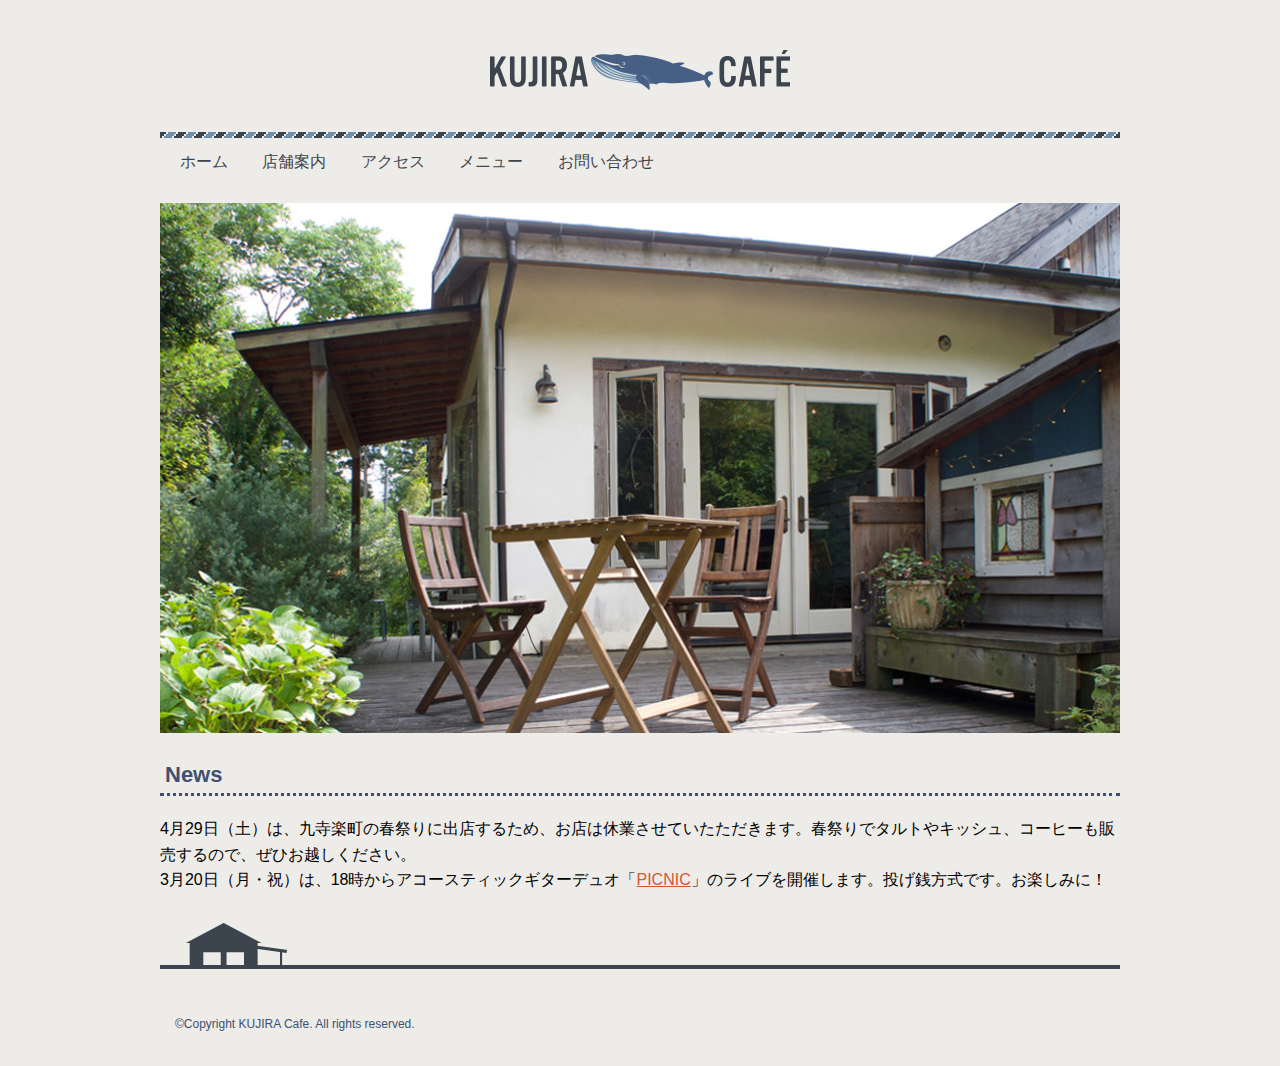
<file: index.html>
<!doctype html>
<html>
<head>
<meta charset="UTF-8">
<meta name="viewport" content="width=device-width, initial-scale=1">
<title>KUJIRA Cafeへようこそ</title>
<link rel="stylesheet" href="css/style.css">
</head>

<body>
<div class="wrapper">
<!-- ヘッダー -->
<header class="header">
	<h1  class="logo"><a href="index.html"><img src="images/logo.png" alt="KUJIRA Cafe"></a></h1>
	<nav class="nav">
		<ul>
			<li><a href="index.html">ホーム</a></li>
			<li><a href="about.html">店舗案内</a></li>
			<li><a href="access.html">アクセス</a></li>
			<li><a href="menu.html">メニュー</a></li>
			<li><a href="contact.html">お問い合わせ</a></li>
		</ul>
	</nav>
</header>
<!-- ヘッダーここまで -->
<!-- メイン -->
<div class="keyvisual">
	<img src="images/keyvisual.jpg" alt="">
</div>

<main>
	<h2 id="news">News</h2>
	<p class="news-item">4月29日（土）は、九寺楽町の春祭りに出店するため、お店は休業させていたただきます。春祭りでタルトやキッシュ、コーヒーも販売するので、ぜひお越しください。</p>
	<p class="news-item">3月20日（月・祝）は、18時からアコースティックギターデュオ「<a href="http://www.sbcr.jp" target="_blank">PICNIC</a>」のライブを開催します。投げ銭方式です。お楽しみに！</p>
</main>
<!-- メインここまで -->
<!-- フッター -->
<footer class="footer">
	<p>&copy;Copyright KUJIRA Cafe. All rights reserved.</p>
</footer>
<!-- フッターここまで -->
</div>
</body>
</html>
</file>
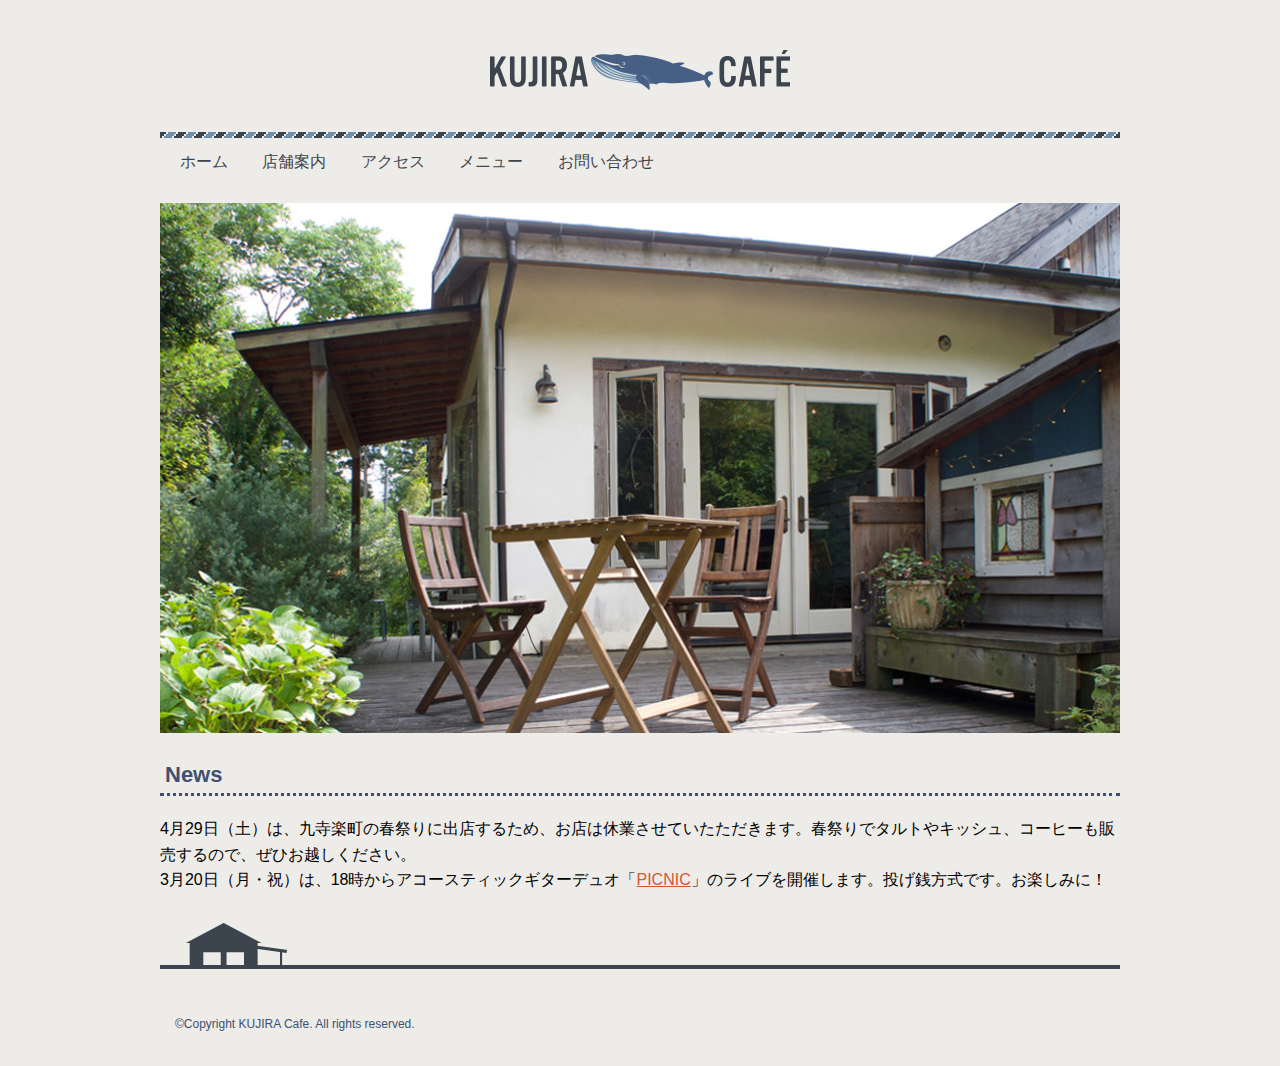
<file: サイト作成素材/完成見本/index.html>
<!doctype html>
<html>
<head>
<meta charset="UTF-8">
<meta name="viewport" content="width=device-width, initial-scale=1">
<title>KUJIRA Cafeへようこそ</title>
<link rel="stylesheet" href="css/style.css">
</head>
<body>
<div class="wrapper">
	<!-- ヘッダー -->
	<header class="header">
		<h1 class="logo"><a href="index.html"><img src="images/logo.png" alt="KUJIRA Cafe"></a></h1>
		<nav class="nav">
			<ul>
				<li><a href="index.html">ホーム</a></li>
				<li><a href="about.html">店舗案内</a></li>
				<li><a href="access.html">アクセス</a></li>
				<li><a href="menu.html">メニュー</a></li>
				<li><a href="contact.html">お問い合わせ</a></li>
			</ul>
		</nav>
	</header>
	<!-- ヘッダー ここまで -->
	<!-- メイン -->
	<div class="keyvisual">
		<img src="images/keyvisual.jpg" alt="">
	</div>
	<main>
		<h2 id="news">News</h2>
		<p class="news-item">4月29日（土）は、九寺楽町の春祭りに出店するため、お店は休業させていたただきます。春祭りでタルトやキッシュ、コーヒーも販売するので、ぜひお越しください。</p>
		<p class="news-item">3月20日（月・祝）は、18時からアコースティックギターデュオ「<a href="http://www.sbcr.jp" target="_blank">PICNIC</a>」のライブを開催します。投げ銭方式です。お楽しみに！</p>
	</main>
	<!-- メイン ここまで -->
	<!-- フッター -->
	<footer class="footer">
		<p>&copy;Copyright KUJIRA Cafe. All rights reserved.</p>
	</footer>
	<!-- フッター ここまで -->
</div>
</body>
</html>
</file>
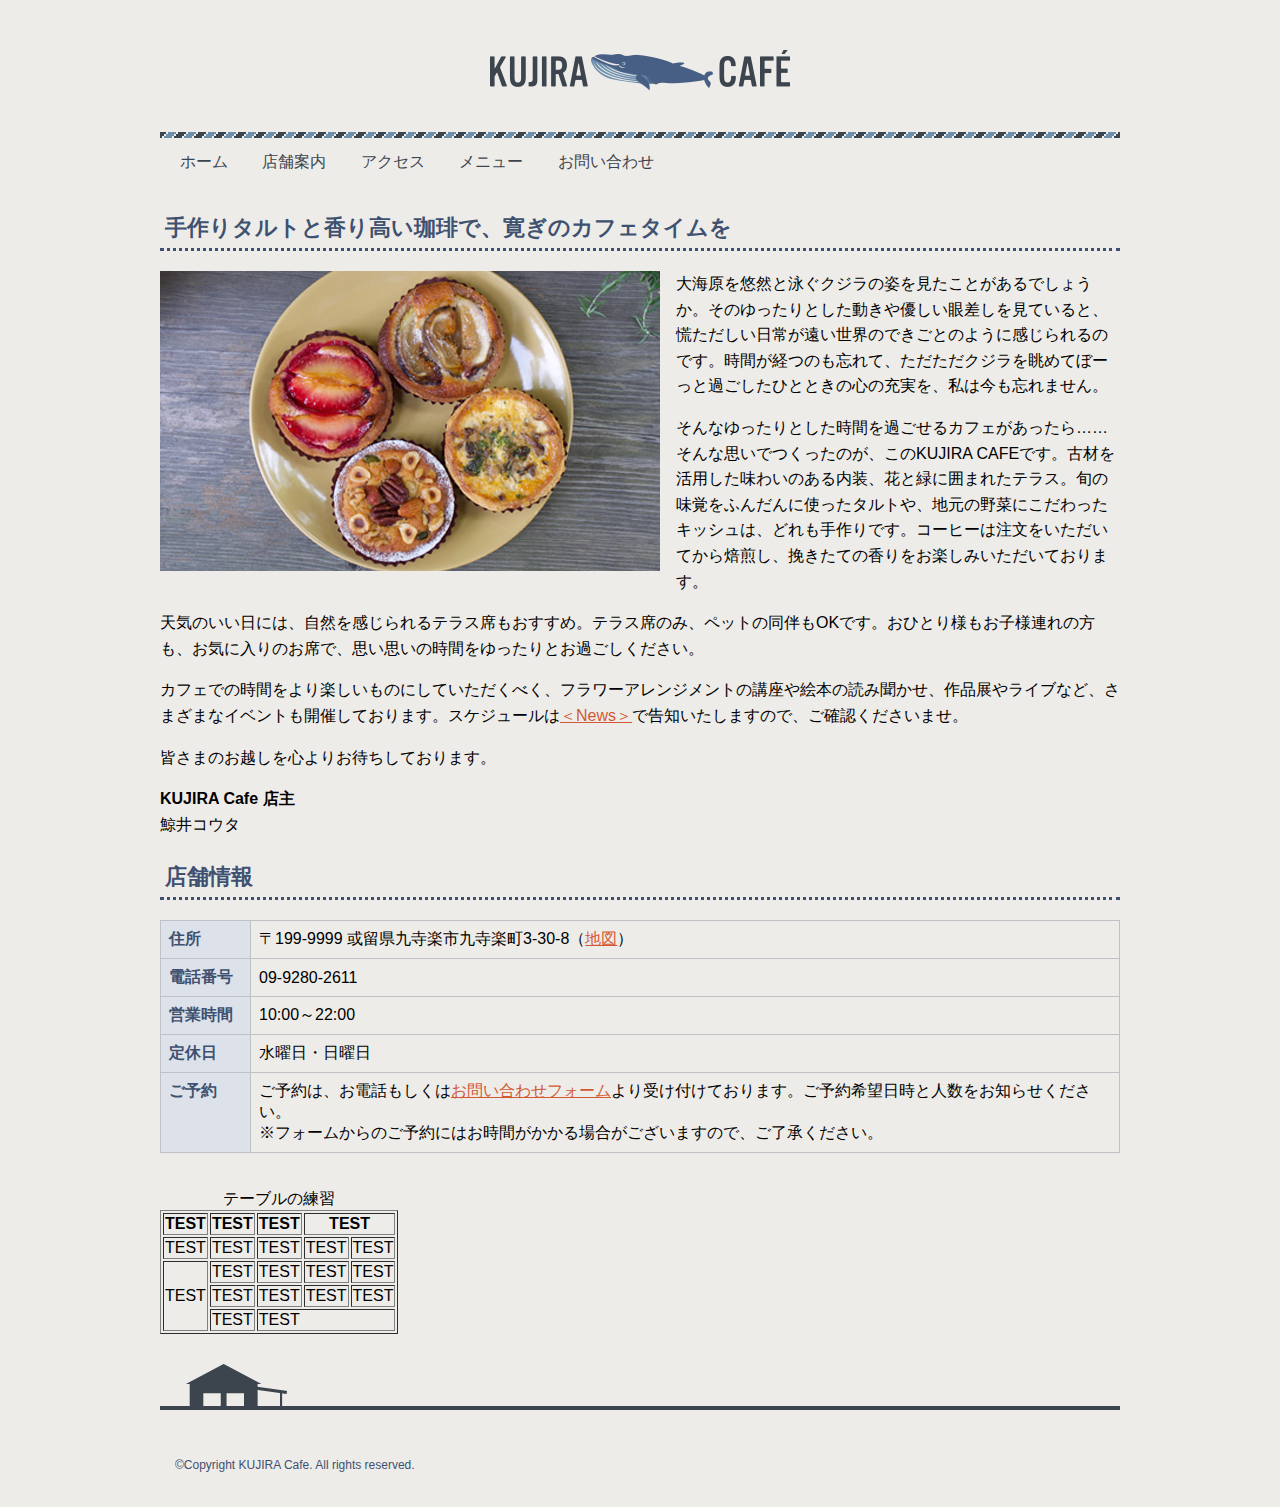
<file: about.html>
<!doctype html>
<html>
<head>
<meta charset="UTF-8">
<meta name="viewport" content="width=device-width, initial-scale=1">
<title>KUJIRA Cafeについて ｜ KUJIRA Cafe</title>
<link rel="stylesheet" href="css/style.css">
</head>

<body>
<div class="wrapper">
<!-- ヘッダー -->
<header class="header">
	<h1  class="logo"><a href="index.html"><img src="images/logo.png" alt="KUJIRA Cafe"></a></h1>
	<nav class="nav">
		<ul>
			<li><a href="index.html">ホーム</a></li>
			<li><a href="about.html">店舗案内</a></li>
			<li><a href="access.html">アクセス</a></li>
			<li><a href="menu.html">メニュー</a></li>
			<li><a href="contact.html">お問い合わせ</a></li>
		</ul>
	</nav>
</header>
<!-- ヘッダーここまで -->
<!-- メイン -->
<main>
	<h2>手作りタルトと香り高い珈琲で、寛ぎのカフェタイムを</h2>
	<p><img src="images/about-photo.jpg"alt="タルトの写真" class="shop-photo">大海原を悠然と泳ぐクジラの姿を見たことがあるでしょうか。そのゆったりとした動きや優しい眼差しを見ていると、慌ただしい日常が遠い世界のできごとのように感じられるのです。時間が経つのも忘れて、ただただクジラを眺めてぼーっと過ごしたひとときの心の充実を、私は今も忘れません。</p>
	<p>そんなゆったりとした時間を過ごせるカフェがあったら……そんな思いでつくったのが、このKUJIRA CAFEです。古材を活用した味わいのある内装、花と緑に囲まれたテラス。旬の味覚をふんだんに使ったタルトや、地元の野菜にこだわったキッシュは、どれも手作りです。コーヒーは注文をいただいてから焙煎し、挽きたての香りをお楽しみいただいております。</p>
	<p>天気のいい日には、自然を感じられるテラス席もおすすめ。テラス席のみ、ペットの同伴もOKです。おひとり様もお子様連れの方も、お気に入りのお席で、思い思いの時間をゆったりとお過ごしください。</p>
	<p>カフェでの時間をより楽しいものにしていただくべく、フラワーアレンジメントの講座や絵本の読み聞かせ、作品展やライブなど、さまざまなイベントも開催しております。スケジュールは<a href="index.html#news">＜News＞</a>で告知いたしますので、ご確認くださいませ。</p>
	<p>皆さまのお越しを心よりお待ちしております。</p>

	<p><strong>KUJIRA Cafe 店主</strong><br>
	鯨井コウタ</p>

	<h2 class="clear">店舗情報</h2>
	<table class="info">
	<tr>
		<th>住所</th>
		<td>〒199-9999 或留県九寺楽市九寺楽町3-30-8（<a href="access.html">地図</a>）</td>
	</tr>
	<tr>
		<th>電話番号</th>
		<td>09-9280-2611</td>
	</tr>
	<tr>
		<th>営業時間</th>
		<td>10:00～22:00</td>
	</tr>
	<tr>
		<th>定休日</th>
		<td>水曜日・日曜日</td>
	</tr>
	<tr>
		<th>ご予約</th>
		<td>ご予約は、お電話もしくは<a href="contact.html">お問い合わせフォーム</a>より受け付けております。ご予約希望日時と人数をお知らせください。<br>
※フォームからのご予約にはお時間がかかる場合がございますので、ご了承ください。</td>
	</tr>
	</table>
	
	<br><br>
	<table border="1">
	<caption>テーブルの練習</catipn>
	<tr>
		<th>TEST</th>
		<th>TEST</th>
		<th>TEST</th>
		<th colspan="2">TEST</th>
	</tr>	
	<tr>
		<td>TEST</td>
		<td>TEST</td>
		<td>TEST</td>
		<td>TEST</td>
		<td>TEST</td>
	</tr>	
	<tr>
		<td rowspan="3">TEST</th>
		<td>TEST</td>
		<td>TEST</td>
		<td>TEST</td>
		<td>TEST</td>
	</tr>	
	<tr>
		<td>TEST</td>
		<td>TEST</td>
		<td>TEST</td>
		<td>TEST</td>
	</tr>	
	<tr>
		<td>TEST</td>
		<td colspan="3">TEST</td>
	</tr>	
	</table>
</main>
<!-- メインここまで -->
<!-- フッター -->
<footer class="footer">
	<p>&copy;Copyright KUJIRA Cafe. All rights reserved.</p>
</footer>
<!-- フッターここまで -->
</div>
</body>
</html>
</file>
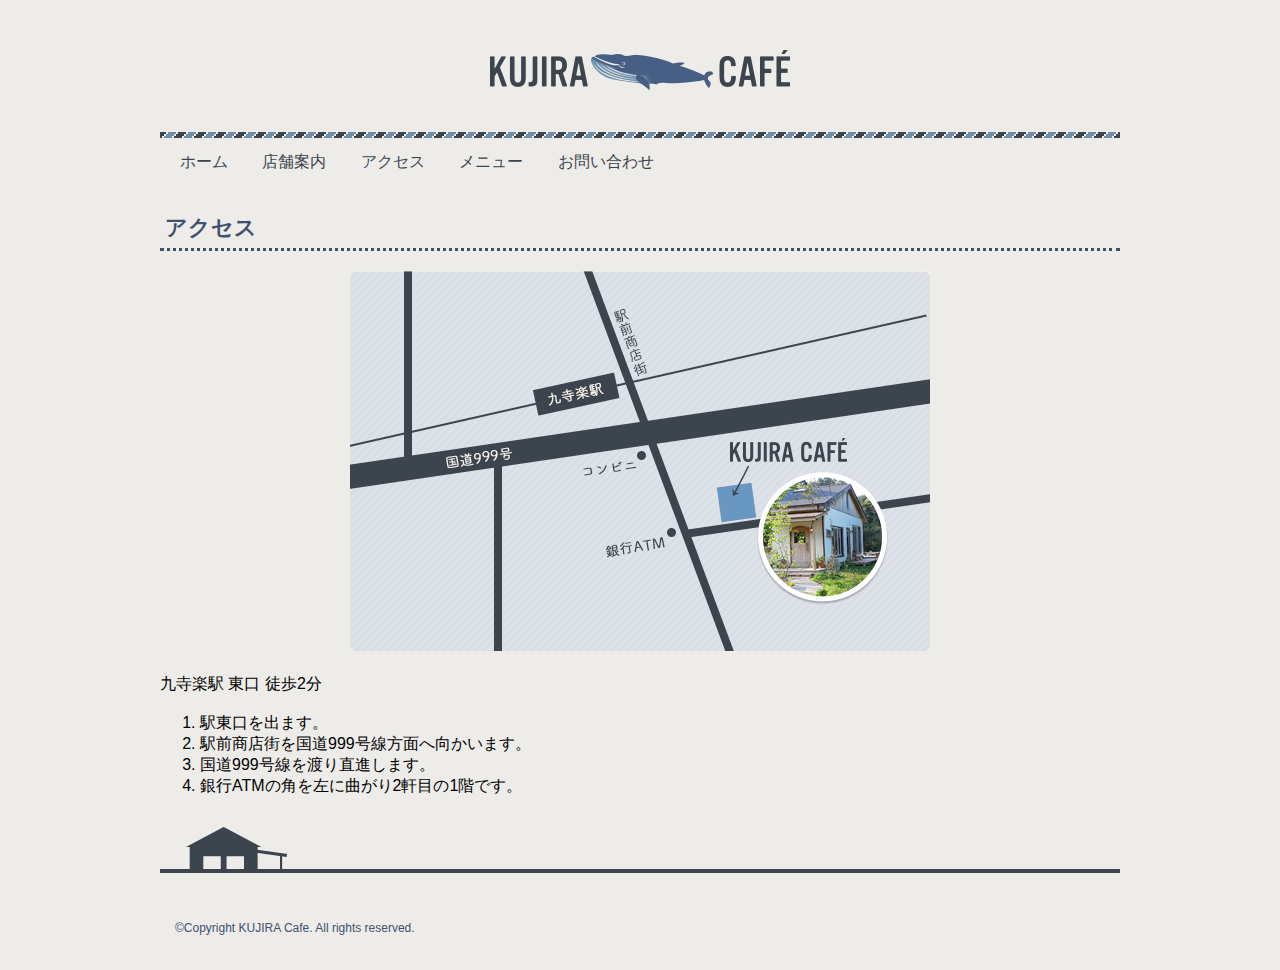
<file: access.html>
<!doctype html>
<html>
<head>
<meta charset="UTF-8">
<title>アクセス ｜ KUJIRA Cafe</title>
<link rel="stylesheet" href="css/style.css">
</head>

<body>
<div class="wrapper">
<!-- ヘッダー -->
<header class="header">
	<h1  class="logo"><a href="index.html"><img src="images/logo.png" alt="KUJIRA Cafe"></a></h1>
	<nav class="nav">
		<ul>
			<li><a href="index.html">ホーム</a></li>
			<li><a href="about.html">店舗案内</a></li>
			<li><a href="access.html">アクセス</a></li>
			<li><a href="menu.html">メニュー</a></li>
			<li><a href="contact.html">お問い合わせ</a></li>
		</ul>
	</nav>
</header>
<!-- ヘッダーここまで -->
<!-- メイン -->
<main>

	<h2>アクセス</h2>
	<div class="map"><img src="images/map.png" alt="地図"></div>
	<p>九寺楽駅 東口 徒歩2分</p>
	<ol>
		<li>駅東口を出ます。</li>
		<li>駅前商店街を国道999号線方面へ向かいます。</li>
		<li>国道999号線を渡り直進します。</li>
		<li>銀行ATMの角を左に曲がり2軒目の1階です。</li>
	</ol>

</main>
<!-- メインここまで -->
<!-- フッター -->
<footer class="footer">
	<p>&copy;Copyright KUJIRA Cafe. All rights reserved.</p>
</footer>
<!-- フッターここまで -->
</div>
</body>
</html>
</file>
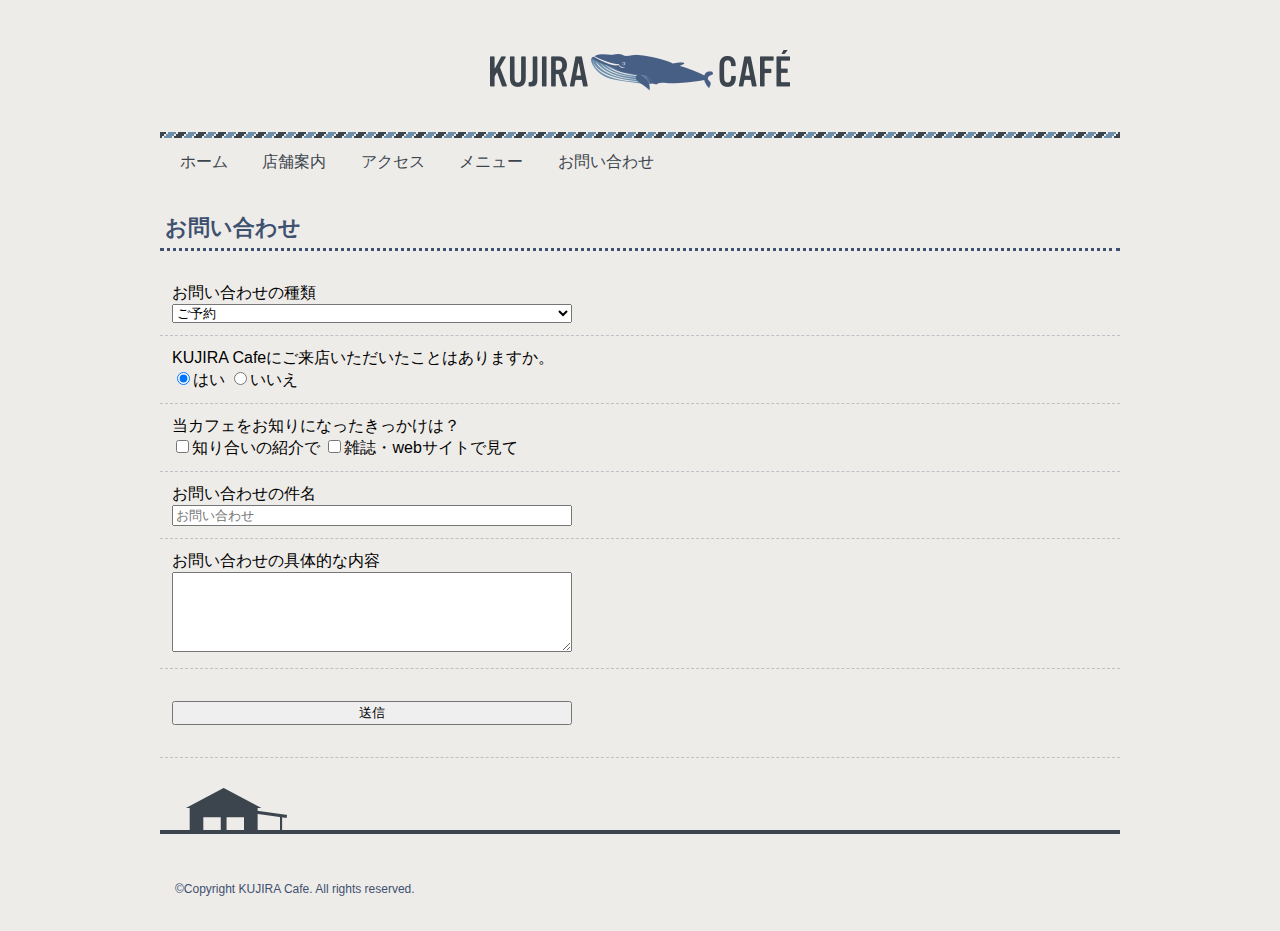
<file: contact.html>
<!doctype html>
<html>
<head>
<meta charset="UTF-8">
<meta name="viewport" content="width=device-width, initial-scale=1">
<title>お問い合わせ ｜ KUJIRA Cafe</title>
<link rel="stylesheet" href="css/style.css">
</head>

<body>
<div class="wrapper">
<!-- ヘッダー -->
<header class="header">
	<h1  class="logo"><a href="index.html"><img src="images/logo.png" alt="KUJIRA Cafe"></a></h1>
	<nav class="nav">
		<ul>
			<li><a href="index.html">ホーム</a></li>
			<li><a href="about.html">店舗案内</a></li>
			<li><a href="access.html">アクセス</a></li>
			<li><a href="menu.html">メニュー</a></li>
			<li><a href="contact.html">お問い合わせ</a></li>
		</ul>
	</nav>
</header>
<!-- ヘッダーここまで -->
<!-- メイン -->
<main>
	<h2>お問い合わせ</h2>
	<form method="GET" action="result.html">
		<div>
			<label for="kind">お問い合わせの種類</label><br>
			<select id="kind" name="kind">
				<option value="reservation">ご予約</option>
				<option value="event">イベントについて</option>
				<option value="contact">その他のお問い合わせ</option>
			</select>
		</div>
		<div>
			KUJIRA Cafeにご来店いただいたことはありますか。<br>
			<label><input type="radio" name="first" value="yes" checked>はい</label>
			<label><input type="radio" name="first" value="no">いいえ</label>
		</div>
		<div>
			当カフェをお知りになったきっかけは？<br>
			<label><input type="checkbox" name="how" value="friends">知り合いの紹介で</label>
			<label><input type="checkbox" name="how" value="magazine">雑誌・webサイトで見て</label>
		</div>
		<div>
			<label>お問い合わせの件名<br>
			<input type="text" name="subject" placeholder="お問い合わせ"></label>
		</div>
		<div>
			<label>お問い合わせの具体的な内容<br>
			<textarea name="message"></textarea></label>
		</div>
		<div>
			<input type="submit" name="submit" value="送信">
		</div>
	</form>
</main>
<!-- メインここまで -->
<!-- フッター -->
<footer class="footer">
	<p>&copy;Copyright KUJIRA Cafe. All rights reserved.</p>
</footer>
<!-- フッターここまで -->
</div>
</body>
</html>
</file>
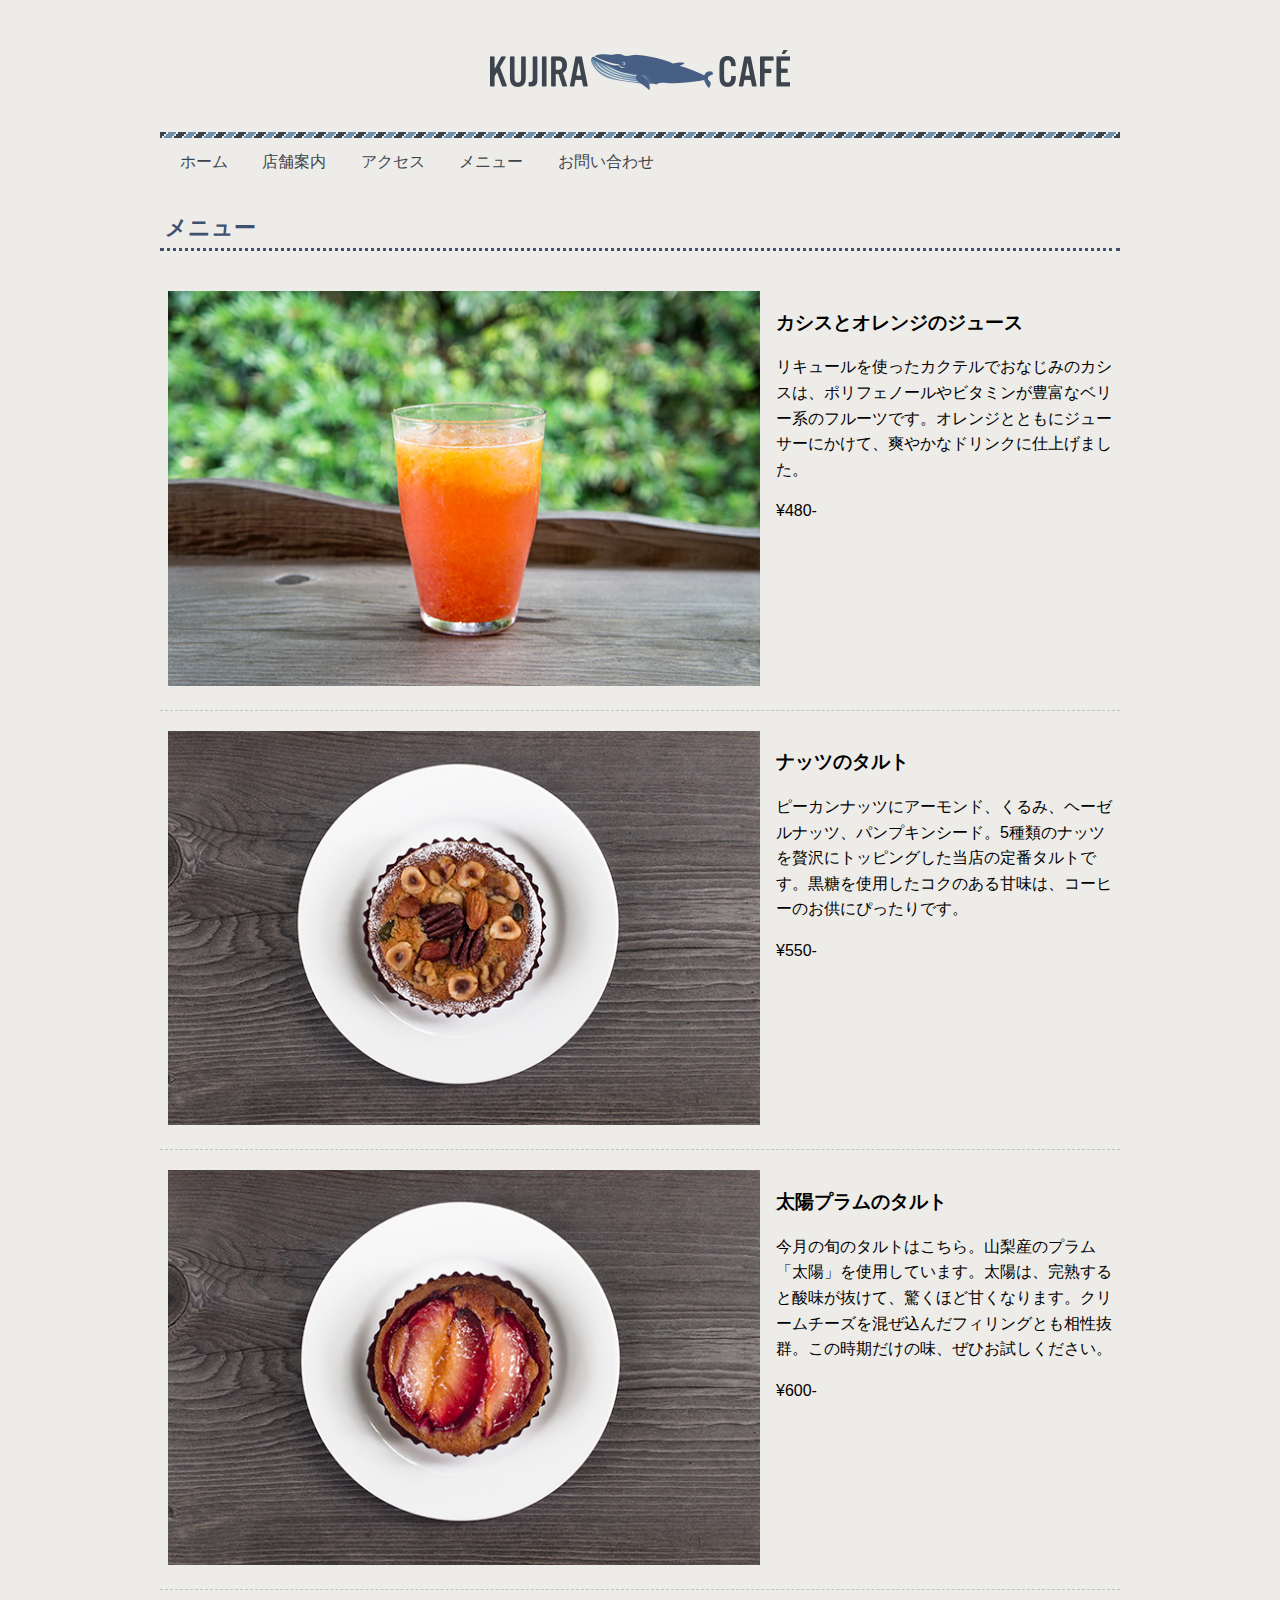
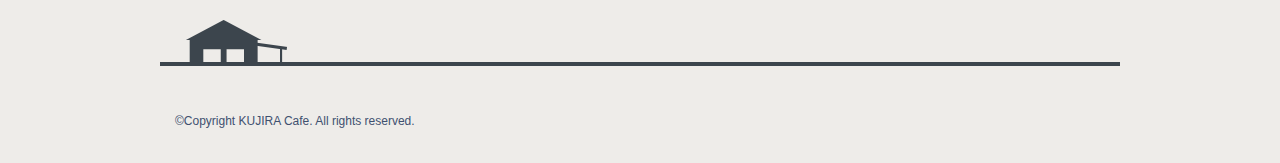
<file: menu.html>
<!doctype html>
<html>
<head>
<meta charset="UTF-8">
<meta name="viewport" content="width=device-width, initial-scale=1">
<title>メニュー ｜ KUJIRA Cafe</title>
<link rel="stylesheet" href="css/style.css">
</head>

<body>
<div class="wrapper">
<!-- ヘッダー -->
<header class="header">
	<h1  class="logo"><a href="index.html"><img src="images/logo.png" alt="KUJIRA Cafe"></a></h1>
	<nav class="nav">
		<ul>
			<li><a href="index.html">ホーム</a></li>
			<li><a href="about.html">店舗案内</a></li>
			<li><a href="access.html">アクセス</a></li>
			<li><a href="menu.html">メニュー</a></li>
			<li><a href="contact.html">お問い合わせ</a></li>
		</ul>
	</nav>
</header>
<!-- ヘッダーここまで -->
<!-- メイン -->
<main>

	<h2>メニュー</h2>
	<div class="menu-block">
		<!-- メニュー1 -->
		<div class="menu-item">
			<div class="menu-photo">
				<img src="images/menu-photo1.jpg" alt="">
			</div>
			<div class="menu-text">
				<h3>カシスとオレンジのジュース</h3>
				<p>リキュールを使ったカクテルでおなじみのカシスは、ポリフェノールやビタミンが豊富なベリー系のフルーツです。オレンジとともにジューサーにかけて、爽やかなドリンクに仕上げました。</p>
				<p>&yen;480-</p>

			</div>
		</div>

		<!-- メニュー2 -->
		<div class="menu-item">
			<div class="menu-photo">
				<img src="images/menu-photo2.jpg" alt="">
			</div>
			<div class="menu-text">
				<h3>ナッツのタルト</h3>
				<p>ピーカンナッツにアーモンド、くるみ、ヘーゼルナッツ、パンプキンシード。5種類のナッツを贅沢にトッピングした当店の定番タルトです。黒糖を使用したコクのある甘味は、コーヒーのお供にぴったりです。</p>
				<p>&yen;550-</p>

			</div>
		</div>

		<!-- メニュー3 -->
		<div class="menu-item">
			<div class="menu-photo">
				<img src="images/menu-photo3.jpg" alt="">
			</div>
			<div class="menu-text">
				<h3>太陽プラムのタルト</h3>
				<p>今月の旬のタルトはこちら。山梨産のプラム「太陽」を使用しています。太陽は、完熟すると酸味が抜けて、驚くほど甘くなります。クリームチーズを混ぜ込んだフィリングとも相性抜群。この時期だけの味、ぜひお試しください。</p>
				<p>&yen;600-</p>

			</div>
		</div>
	</div>

</main>
<!-- メインここまで -->
<!-- フッター -->
<footer class="footer">
	<p>&copy;Copyright KUJIRA Cafe. All rights reserved.</p>
</footer>
<!-- フッターここまで -->
</div>
</body>
</html>
</file>
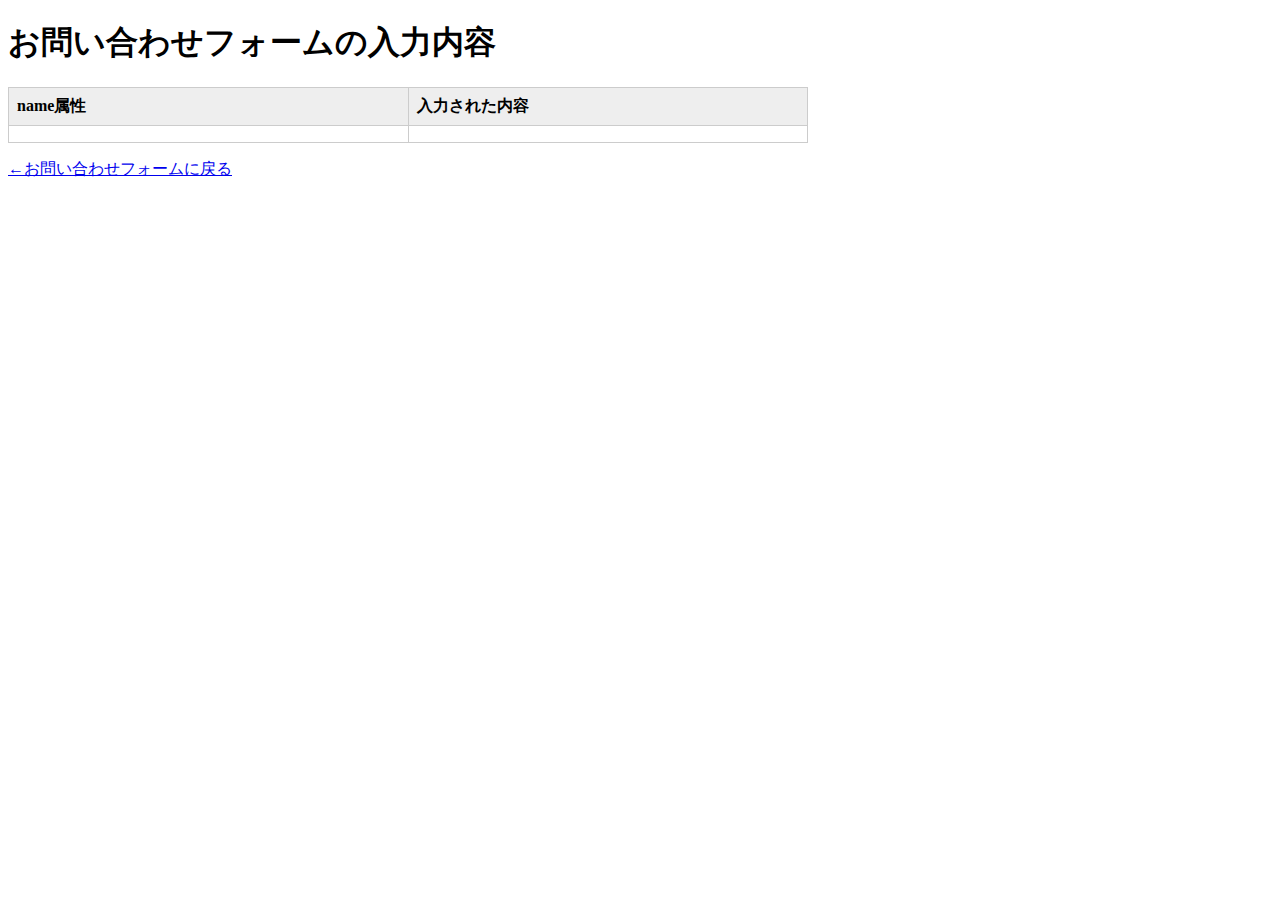
<file: result.html>
<!doctype html>
<html>
<head>
<meta charset="UTF-8">
<meta name="viewport" content="width=device-width, initial-scale=1">
<title>お問い合わせの入力内容</title>
<style>
#result {
	border: 1px solid #cccccc;
	border-collapse: collapse;
	width: 100%;
	max-width: 800px;
}
th, td {
	padding: 0.5em;
	border: 1px solid #cccccc;
	text-align: left;
	vertical-align: top;
}
th {
	width: 100px;
	background-color: #eeeeee;
}
</style>

</head>
<body>
<h1>お問い合わせフォームの入力内容</h1>
<table id="result">
	<tbody id="test">
	<tr><th>name属性</th><th>入力された内容</th></tr>
	</tbody>
</table>
<p><a href="contact.html">←お問い合わせフォームに戻る</a></p>

<script>
'use strict';

{
	window.addEventListener('DOMContentLoaded', function(){
		var params = decodeURI(location.search);
		params = params.substring(1);
		var paramArray = [];
		paramArray = params.split("&");
		var tableContent = "";
		paramArray.forEach(function(item, index){
			var keyValue = [];
			keyValue = item.split("=");
			var tr = document.createElement("tr");
			var tdName = document.createElement("td");
			tdName.textContent = keyValue[0];
			var tdValue = document.createElement("td");
			tdValue.textContent = keyValue[1];
			tr.appendChild(tdName);
			tr.appendChild(tdValue);
			var e = document.getElementById("test");
			e.appendChild(tr);
		});
	});
}
</script>
</body>
</html>
</file>
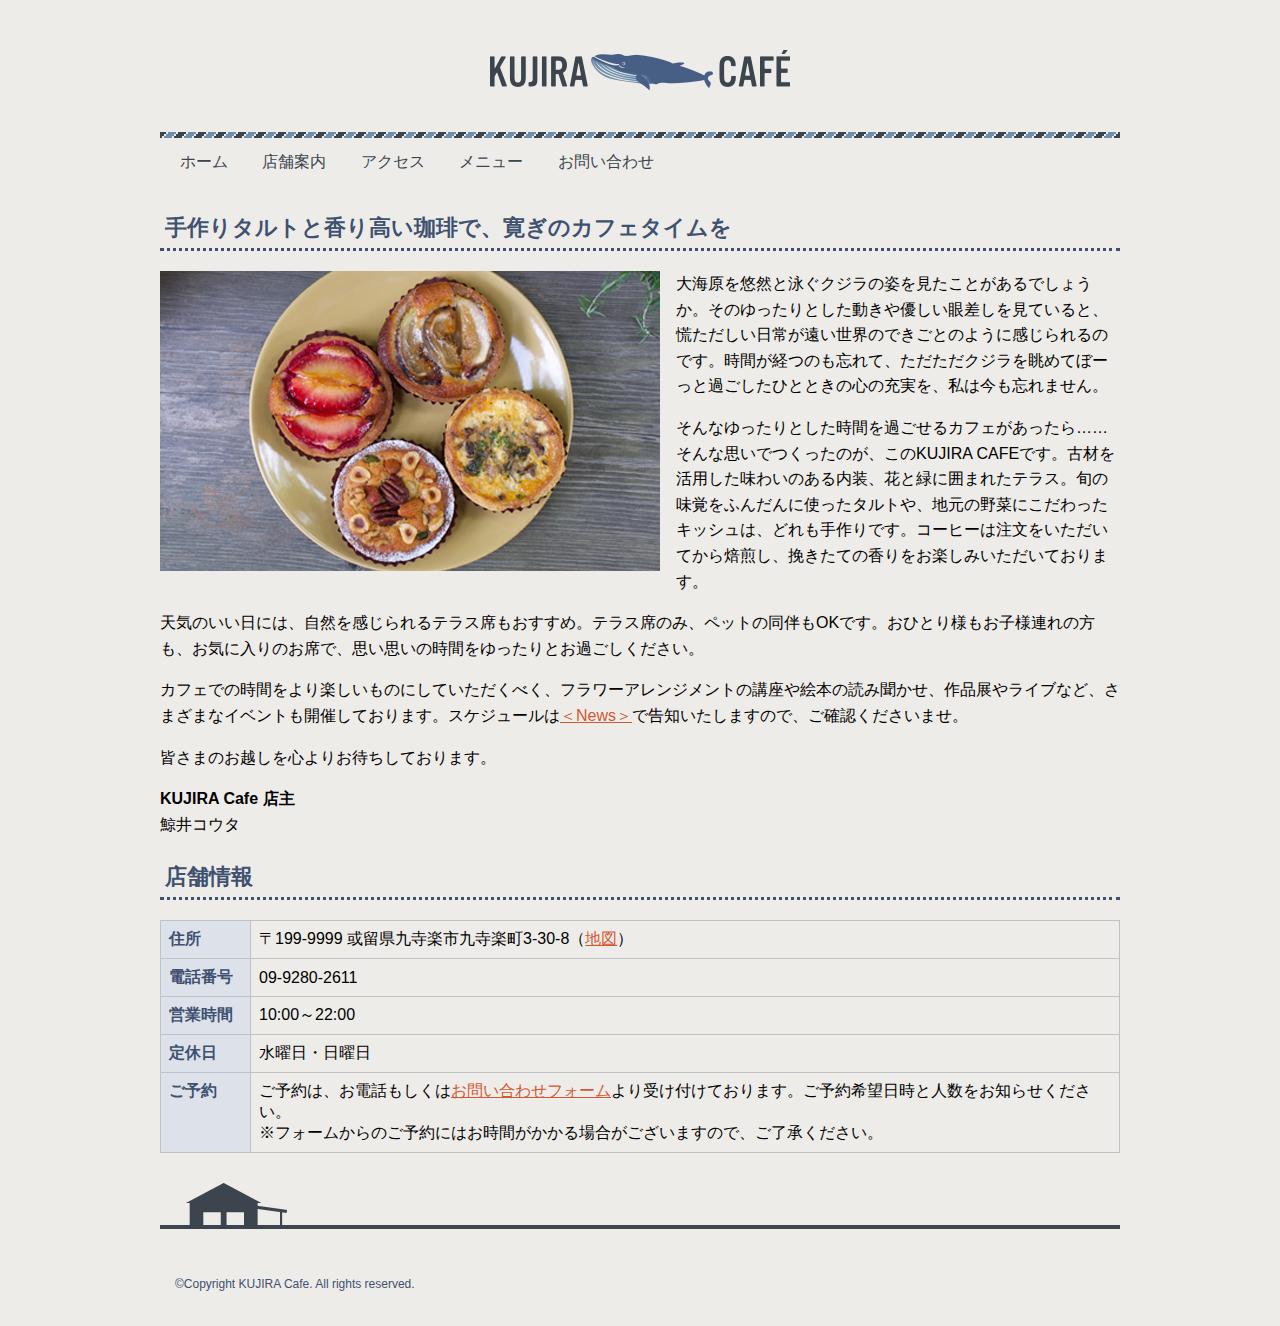
<file: サイト作成素材/完成見本/about.html>
<!doctype html>
<html>
<head>
<meta charset="UTF-8">
<meta name="viewport" content="width=device-width, initial-scale=1">
<title>KUJIRA Cafeについて | KUJIRA Cafe</title>
<link rel="stylesheet" href="css/style.css">
</head>
<body>
<div class="wrapper">
	<!-- ヘッダー -->
	<header class="header">
		<h1 class="logo"><a href="index.html"><img src="images/logo.png" alt="KUJIRA Cafe"></a></h1>
		<nav class="nav">
			<ul>
				<li><a href="index.html">ホーム</a></li>
				<li><a href="about.html">店舗案内</a></li>
				<li><a href="access.html">アクセス</a></li>
				<li><a href="menu.html">メニュー</a></li>
				<li><a href="contact.html">お問い合わせ</a></li>
			</ul>
		</nav>
	</header>
	<!-- ヘッダー ここまで -->
	<!-- メイン -->
	<main>
		<h2>手作りタルトと香り高い珈琲で、寛ぎのカフェタイムを</h2>	
		<p><img src="images/about-photo.jpg" alt="タルトの写真" class="shop-photo">大海原を悠然と泳ぐクジラの姿を見たことがあるでしょうか。そのゆったりとした動きや優しい眼差しを見ていると、慌ただしい日常が遠い世界のできごとのように感じられるのです。時間が経つのも忘れて、ただただクジラを眺めてぼーっと過ごしたひとときの心の充実を、私は今も忘れません。</p>
		<p>そんなゆったりとした時間を過ごせるカフェがあったら……そんな思いでつくったのが、このKUJIRA CAFEです。古材を活用した味わいのある内装、花と緑に囲まれたテラス。旬の味覚をふんだんに使ったタルトや、地元の野菜にこだわったキッシュは、どれも手作りです。コーヒーは注文をいただいてから焙煎し、挽きたての香りをお楽しみいただいております。</p>
		<p>天気のいい日には、自然を感じられるテラス席もおすすめ。テラス席のみ、ペットの同伴もOKです。おひとり様もお子様連れの方も、お気に入りのお席で、思い思いの時間をゆったりとお過ごしください。</p>
		<p>カフェでの時間をより楽しいものにしていただくべく、フラワーアレンジメントの講座や絵本の読み聞かせ、作品展やライブなど、さまざまなイベントも開催しております。スケジュールは<a href="index.html#news">＜News＞</a>で告知いたしますので、ご確認くださいませ。</p>
		<p>皆さまのお越しを心よりお待ちしております。</p>

		<p><strong>KUJIRA Cafe 店主</strong><br>
		鯨井コウタ</p>
		
		<h2 class="clear">店舗情報</h2>
		<table class="info">
		<tr>
			<th>住所</th>
			<td>〒199-9999 或留県九寺楽市九寺楽町3-30-8（<a href="access.html">地図</a>）</td>
		</tr>
		<tr>
			<th>電話番号</th>
			<td>09-9280-2611</td>
		</tr>
		<tr>
			<th>営業時間</th>
			<td>10:00～22:00</td>
		</tr>
		<tr>
			<th>定休日</th>
			<td>水曜日・日曜日</td>
		</tr>
		<tr>
			<th>ご予約</th>
			<td>ご予約は、お電話もしくは<a href="contact.html">お問い合わせフォーム</a>より受け付けております。ご予約希望日時と人数をお知らせください。<br>
			※フォームからのご予約にはお時間がかかる場合がございますので、ご了承ください。</td>
		</tr>
		</table>
	</main>
	<!-- メイン ここまで -->
	<!-- フッター -->
	<footer class="footer">
		<p>&copy;Copyright KUJIRA Cafe. All rights reserved.</p>
	</footer>
	<!-- フッター ここまで -->
</div>
</body>
</html>
</file>
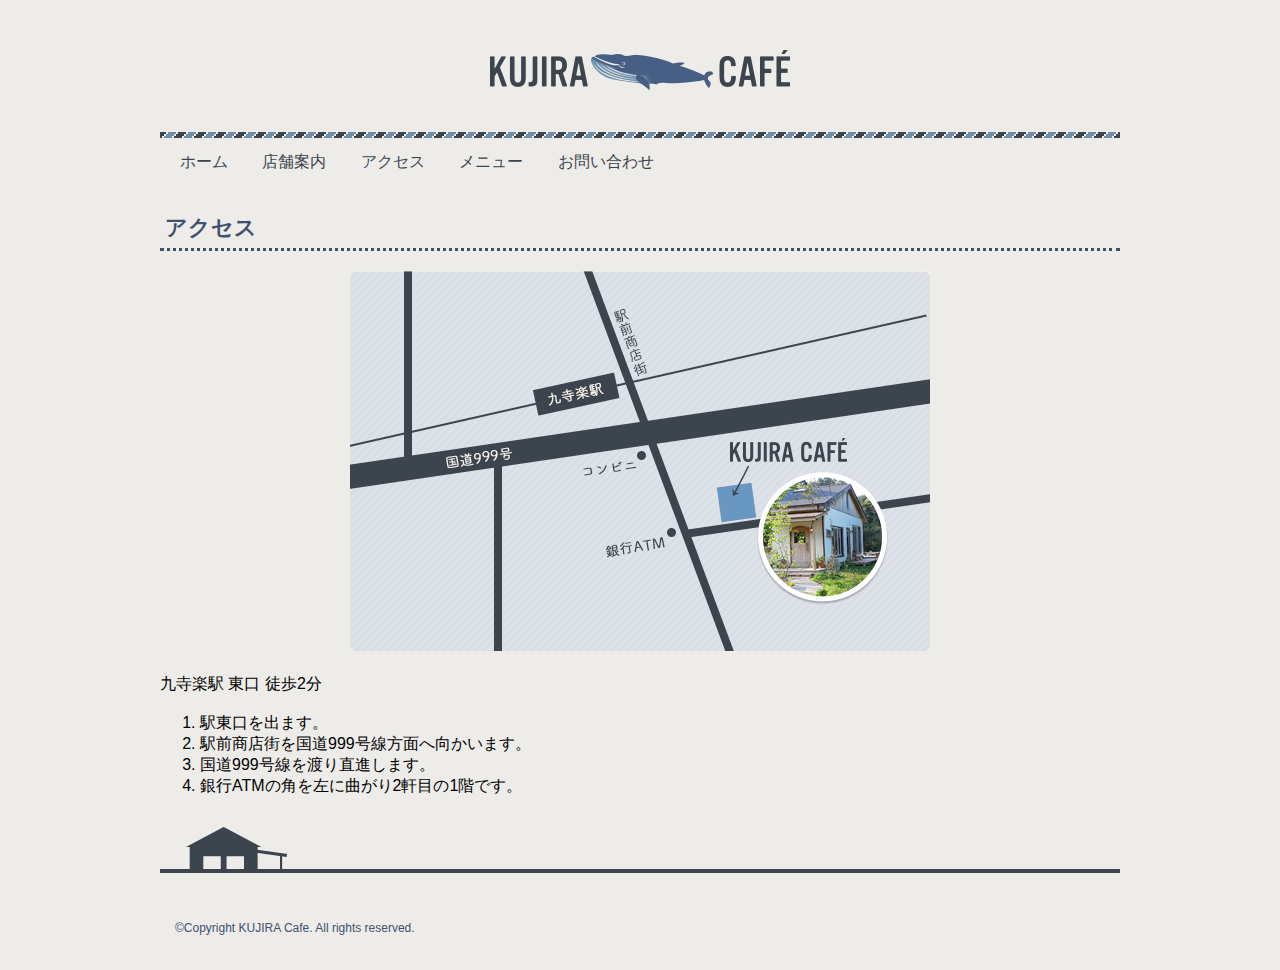
<file: サイト作成素材/完成見本/access.html>
<!doctype html>
<html>
<head>
<meta charset="UTF-8">
<meta name="viewport" content="width=device-width, initial-scale=1">
<title>アクセス | KUJIRA Cafe</title>
<link rel="stylesheet" href="css/style.css">
</head>
<body>
<div class="wrapper">
	<!-- ヘッダー -->
	<header class="header">
		<h1 class="logo"><a href="index.html"><img src="images/logo.png" alt="KUJIRA Cafe"></a></h1>
		<nav class="nav">
			<ul>
				<li><a href="index.html">ホーム</a></li>
				<li><a href="about.html">店舗案内</a></li>
				<li><a href="access.html">アクセス</a></li>
				<li><a href="menu.html">メニュー</a></li>
				<li><a href="contact.html">お問い合わせ</a></li>
			</ul>
		</nav>
	</header>
	<!-- ヘッダー ここまで -->
	<!-- メイン -->
	<main>
		<h2>アクセス</h2>
		<div class="map"><img src="images/map.png" alt="地図"></div>
		<p>九寺楽駅 東口 徒歩2分</p>
		<ol>
			<li>駅東口を出ます。</li>
			<li>駅前商店街を国道999号線方面へ向かいます。</li>
			<li>国道999号線を渡り直進します。</li>
			<li>銀行ATMの角を左に曲がり2軒目の1階です。</li>
		</ol>
	</main>
	<!-- メイン ここまで -->
	<!-- フッター -->
	<footer class="footer">
		<p>&copy;Copyright KUJIRA Cafe. All rights reserved.</p>
	</footer>
	<!-- フッター ここまで -->
</div>
</body>
</html>
</file>
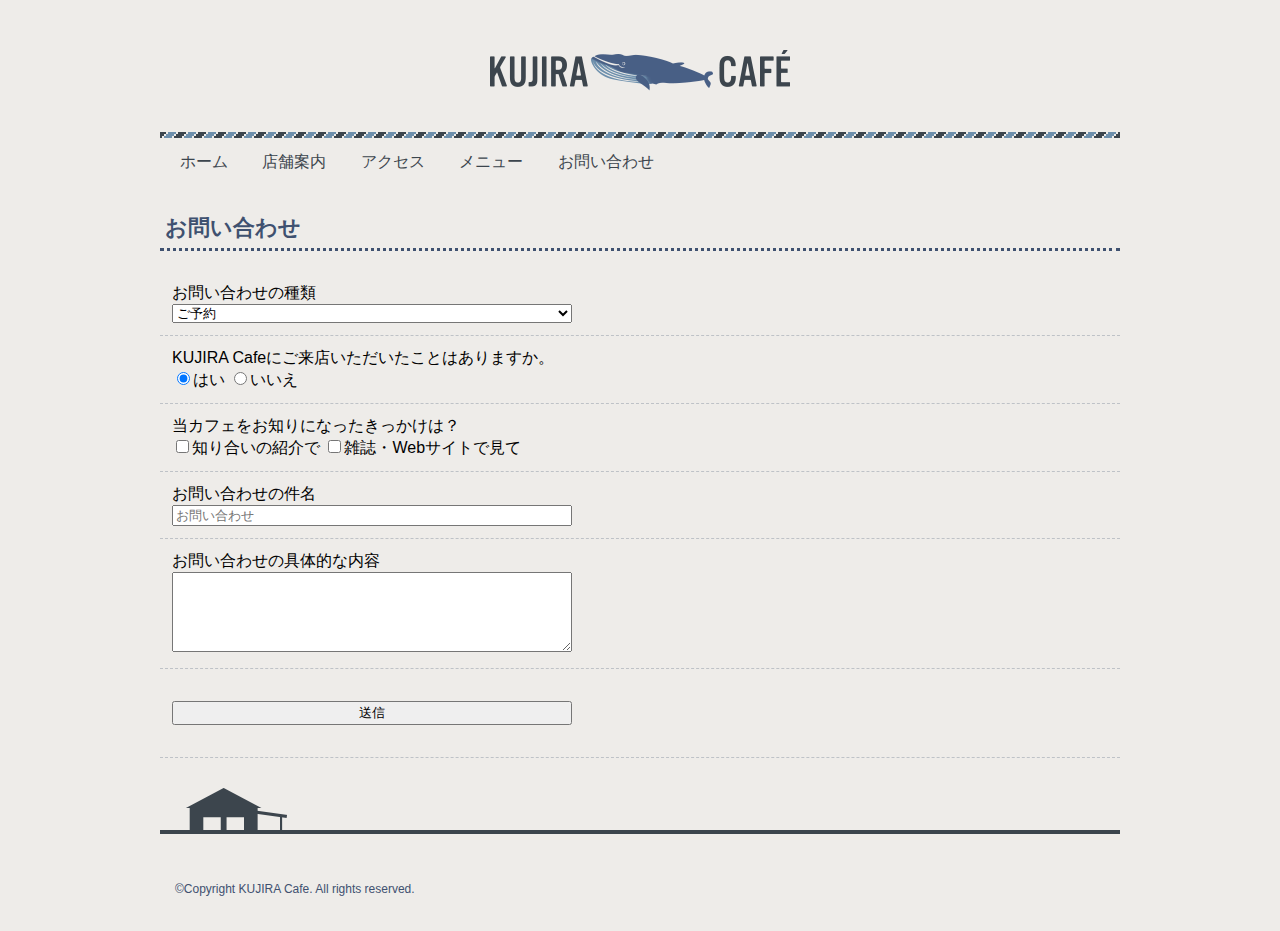
<file: サイト作成素材/完成見本/contact.html>
<!doctype html>
<html>
<head>
<meta charset="UTF-8">
<meta name="viewport" content="width=device-width, initial-scale=1">
<title>お問い合わせ | KUJIRA Cafe</title>
<link rel="stylesheet" href="css/style.css">
</head>
<body>
<div class="wrapper">
	<!-- ヘッダー -->
	<header class="header">
		<h1 class="logo"><a href="index.html"><img src="images/logo.png" alt="KUJIRA Cafe"></a></h1>
		<nav class="nav">
			<ul>
				<li><a href="index.html">ホーム</a></li>
				<li><a href="about.html">店舗案内</a></li>
				<li><a href="access.html">アクセス</a></li>
				<li><a href="menu.html">メニュー</a></li>
				<li><a href="contact.html">お問い合わせ</a></li>
			</ul>
		</nav>
	</header>
	<!-- ヘッダー ここまで -->
	<!-- メイン -->
	<main>
		<h2>お問い合わせ</h2>
		<form method="GET" action="result.html">
			<div>
				<label for="kind">お問い合わせの種類</label><br>
				<select id="kind" name="kind">
					<option value="reservation">ご予約</option>
					<option value="event">イベントについて</option>
					<option value="contact">その他のお問い合わせ</option>
				</select>
			</div>
			<div>
				KUJIRA Cafeにご来店いただいたことはありますか。<br>
				<label><input type="radio" name="first" value="yes" checked>はい</label>
				<label><input type="radio" name="first" value="no">いいえ</label>
			</div>
			<div>
				当カフェをお知りになったきっかけは？<br>
				<label><input type="checkbox" name="how" value="friends">知り合いの紹介で</label>
				<label><input type="checkbox" name="how" value="magazine">雑誌・Webサイトで見て</label>
			</div>
			<div>
				<label>お問い合わせの件名<br>
				<input type="text" name="subject" placeholder="お問い合わせ"></label>
			</div>
			<div>
				<label>お問い合わせの具体的な内容<br>
				<textarea name="message"></textarea></label>
			</div>
			<div>
				<input type="submit" name="submit" value="送信">
			</div>
		</form>
	</main>
	<!-- メイン ここまで -->
	<!-- フッター -->
	<footer class="footer">
		<p>&copy;Copyright KUJIRA Cafe. All rights reserved.</p>
	</footer>
	<!-- フッター ここまで -->
</div>
</body>
</html>
</file>
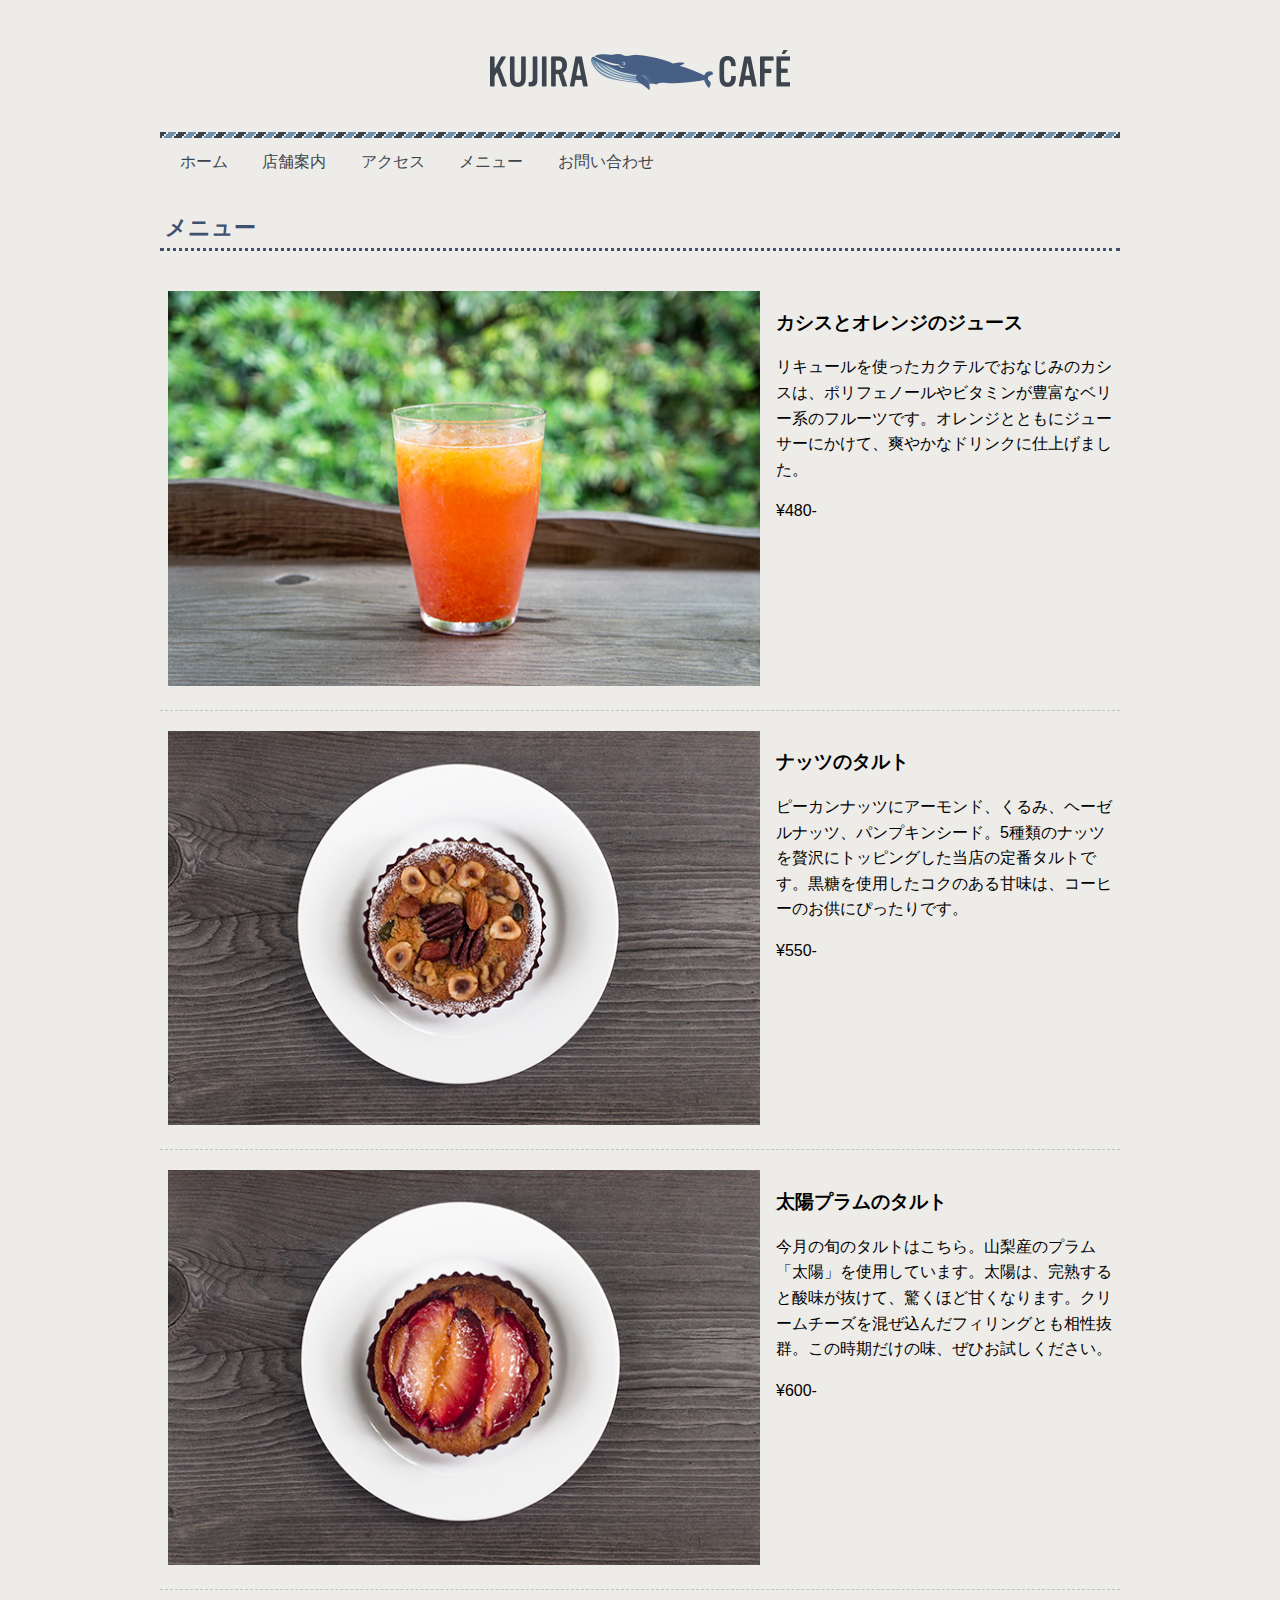
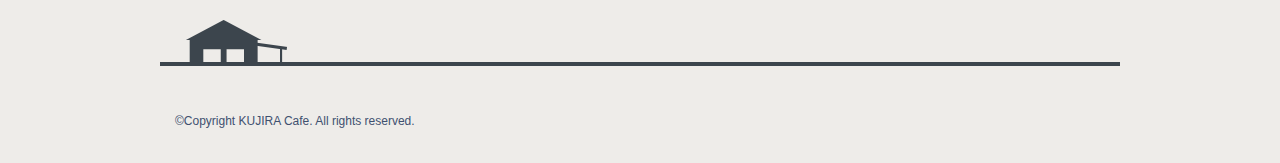
<file: サイト作成素材/完成見本/menu.html>
<!doctype html>
<html>
<head>
<meta charset="UTF-8">
<meta name="viewport" content="width=device-width, initial-scale=1">
<title>メニュー | KUJIRA Cafe</title>
<link rel="stylesheet" href="css/style.css">
</head>
<body>
<div class="wrapper">
	<!-- ヘッダー -->
	<header class="header">
		<h1 class="logo"><a href="index.html"><img src="images/logo.png" alt="KUJIRA Cafe"></a></h1>
		<nav class="nav">
			<ul>
				<li><a href="index.html">ホーム</a></li>
				<li><a href="about.html">店舗案内</a></li>
				<li><a href="access.html">アクセス</a></li>
				<li><a href="menu.html">メニュー</a></li>
				<li><a href="contact.html">お問い合わせ</a></li>
			</ul>
		</nav>
	</header>
	<!-- ヘッダー ここまで -->
	<!-- メイン -->
	<main>
		<h2>メニュー</h2>
		<div class="menu-block">
			<div class="menu-item">
				<div class="menu-photo">
					<img src="images/menu-photo1.jpg" alt="">
				</div>
				<div class="menu-text">
					<h3>カシスとオレンジのジュース</h3>
					<p>リキュールを使ったカクテルでおなじみのカシスは、ポリフェノールやビタミンが豊富なベリー系のフルーツです。オレンジとともにジューサーにかけて、爽やかなドリンクに仕上げました。</p>
					<p>&yen;480-</p>
				</div>
			</div>
			
			<div class="menu-item">
				<div class="menu-photo">
					<img src="images/menu-photo2.jpg" alt="">
				</div>
				<div class="menu-text">
					<h3>ナッツのタルト</h3>
					<p>ピーカンナッツにアーモンド、くるみ、ヘーゼルナッツ、パンプキンシード。5種類のナッツを贅沢にトッピングした当店の定番タルトです。黒糖を使用したコクのある甘味は、コーヒーのお供にぴったりです。</p>
					<p>&yen;550-</p>
				</div>
			</div>
			
			<div class="menu-item">
				<div class="menu-photo">
					<img src="images/menu-photo3.jpg" alt="">
				</div>
				<div class="menu-text">
					<h3>太陽プラムのタルト</h3>
					<p>今月の旬のタルトはこちら。山梨産のプラム「太陽」を使用しています。太陽は、完熟すると酸味が抜けて、驚くほど甘くなります。クリームチーズを混ぜ込んだフィリングとも相性抜群。この時期だけの味、ぜひお試しください。</p>
					<p>&yen;600-</p>
				</div>
			</div>
		</div>
	</main>
	<!-- メイン ここまで -->
	<!-- フッター -->
	<footer class="footer">
		<p>&copy;Copyright KUJIRA Cafe. All rights reserved.</p>
	</footer>
	<!-- フッター ここまで -->
</div>
</body>
</html>
</file>
<file: css/style.css>
@charset "UTF-8";

/* すべてのwebページに適用される */
html {
	font-family: sans-serif;
}
html * {
	box-sizing: border-box;
}
body {
	margin: 0 0 0 0;
	background-color: #eeece9;
}
.wrapper {
	margin: 0 auto 0 auto;
	max-width: 960px;
}
h2 {
	color: #3f5170;
	font-size: 22px;
	border-bottom: 3px dotted #3f5170;
	margin-top: 20px;
	margin-right: 0px;
	margin-bottom: 20px;
	margin-left: 0px;
	padding-top: 5px;
	padding-right: 5px;
	padding-bottom: 5px;
	padding-left: 5px;
}
p {
	line-height: 1.6;
}
a:link {
	color: #d25833;
}
a:visited {
	color: #d25833;
}
a:hover {
	color: #e3937a;
}
a:active {
	color: #ff6a3b;
}
img {
	max-width: 100%;
	height: auto;
}

/* すべてのwebページに適用 - ヘッダー - */
.logo {
	margin: 50px 0 40px 0;
	line-height: 0;
	text-align: center;
}
.nav li {
	display: inline;
	list-style-type: none;
	padding-right: 30px;
}
.nav ul {
	margin: 0 0 0 0;
	padding: 20px 10px 15px 20px;
	background-image: url(../images/menu-bg.png);
	background-repeat: repeat-x;
}
.nav a:link {
	color: #3c454d;
	text-decoration: none;
}
.nav a:visited {
	color: #3c454d;
	text-decoration: none;
}
.nav a:hover {
	color: #7b8dac;
	text-decoration: none;
}
.nav a:active {
	color: #5a9bc0;
	text-decoration: none;
}

/* すべてのwebページに適用 - フッター - */
.footer {
	background-image: url(../images/footer-bg.png);
	background-repeat: no-repeat;
	margin-top: 30px;
	padding: 80px 15px 20px 15px;
	font-size: 12px;
	color: #3f5170;
}

/* 個別のスタイル */
/* index.html */
.keyvisual {
	margin: 15px 0 0 0;
}
.news-item {
	margin: 0;
}

/* about.html */
.shop-photo {
	float: left;
	padding: 0 1em 1em 0;
}
.clear {
	clear: both;
}
/* テーブル */
.info {
	border-collapse: collapse;
}
.info th, .info td {
	padding: 8px;
	border: 1px solid #bec2c7;
	text-align: left;
}
.info th {
	background-color: #dde2ea;
	width: 90px;
	color: #3f5170;
	vertical-align: top;
}

/* menu.html */
.menu-item {
	display: flex;
	border-bottom: 1px dashed #bec2c7;
	padding: 20px 8px;
}
.menu-photo {
	margin-right: 16px;
	flex: 1 1 auto;
}
.menu-text {
	flex: 0 0 336px;
}

/* access.html */
.map {
	text-align: center;
}

/* contact.html */
form div {
	padding: 12px;
	border-bottom: 1px dashed #bec2c7;
}
select {
	width: 30em;
}
input[name="subject"]{
	width: 30em;
}
textarea{
	width: 30em;
	height: 6em;
}
input[type="submit"]{
	margin: 20px 0;
	width: 30em;
}

/* スマートフォン向けCSS */
@media(max-width: 767px){
	/* 全体 - ナビゲーション */
	.wrapper {
		margin: 0 8px;
	}
	.logo {
		margin: 30px 0;
	}
	.logo img {
		width: 200px;
	}
	.nav {
		background-color: #dfddda;
	}
	.nav li{
		display: block;
	}

	/* menu.html - 横並び解除 */
	.menu-item {
		display: block;
	}
	.menu-photo {
		margin-right: 0;
		width: 100%;
	}
	.menu-text {
		width: 100%;
	}

	/* about.html - 画像のパディングを調整 */
	.shop-photo {
		padding-right: 0;
	}

	/* contact.html - フォーム */
	select {
		width: 100%;
	}
	input[name="subject"]{
		width: 100%;
	}
	textarea {
		width: 100%;
	}
	input[type="submit"] {
		margin: 20px 0;
		width: 100%;
	}
}
</file>
<file: サイト作成素材/完成見本/css/style.css>
@charset "UTF-8";

/* すべてのWebページに適用される */
html {
	font-family: sans-serif;
}
html * {
	box-sizing: border-box;
}
body {
	margin: 0 0 0 0;
	background-color: #eeece9;
}
.wrapper {
	margin: 0 auto 0 auto;
	max-width: 960px;
}
h2 {
	color: #3f5170;
	font-size: 22px;
	border-bottom: 3px dotted #3f5170;
	margin-top: 20px;
	margin-right: 0px;
	margin-bottom: 20px;
	margin-left: 0px;
	padding-top: 5px;
	padding-right: 5px;
	padding-bottom: 5px;
	padding-left: 5px;
}
p {
	line-height: 1.6;
}
a:link {
	color: #d25833;
}
a:visited {
	color: #d25833;
}
a:hover {
	color: #e3937a;
}
a:active {
	color: #ff6a3b;
}
img {
	max-width: 100%;
	height: auto;
}

/* すべてのページに適用 - ヘッダー - */
.logo {
	margin: 50px 0 40px 0;
	line-height: 0;
	text-align: center;
}
.nav li {
	display: inline;
	list-style-type: none;
	padding-right: 30px;
}
.nav ul {
	margin: 0 0 0 0;
	padding: 20px 10px 15px 20px;
	background-image: url(../images/menu-bg.png);
	background-repeat: repeat-x;
}
.nav a:link {
	color: #3c454d;
	text-decoration: none;
}
.nav a:visited {
	color: #3c454d;
	text-decoration: none;
}
.nav a:hover {
	color: #7b8dac;
	text-decoration: none;
}
.nav a:active {
	color: #5a9bc0;
	text-decoration: none;
}

/* すべてのページに適用 - フッター - */
.footer {
	background-image: url(../images/footer-bg.png);
	background-repeat: no-repeat;
	margin-top: 30px;
	padding: 80px 15px 20px 15px;
	font-size: 12px;
	color: #3f5170;
}

/* 個別のスタイル */
/* index.html */
.keyvisual {
	margin: 15px 0 0 0;
}
.news-item {
	margin: 0;
}

/* about.html */
.shop-photo {
	float: left;
	padding: 0 1em 1em 0;
}
.clear {
	clear: both;
}
/* テーブル */
.info {
	border-collapse: collapse;
}
.info th, .info td {
	padding: 8px;
	border: 1px solid #bec2c7;
	text-align: left;
}
.info th {
	background-color: #dde2ea;
	width: 90px;
	color: #3f5170;
	vertical-align: top;
}

/* menu.html */
.menu-item {
	display: flex;
	border-bottom: 1px dashed #bec2c7;
	padding: 20px 8px;
}
.menu-photo {
	margin-right: 16px;
	flex: 1 1 auto;
}
.menu-text {
	flex: 0 0 336px;
}

/* access.html */
.map {
	text-align: center;
}

/* contact.html */
form div {
	padding:12px;
	border-bottom: 1px dashed #bec2c7;
}
select {
	width: 30em;
}
input[name="subject"] {
	width:30em;
}
textarea {
	width: 30em;
	height: 6em;
}
input[type="submit"] {
	margin: 20px 0;
	width: 30em;
}

/* スマートフォン向けCSS */
@media (max-width: 767px) {
	/* 全体 - ナビゲーション */
	.wrapper {
		margin: 0 8px;
	}
	.logo {
		margin: 30px 0;
	}
	.logo img {
		width: 200px;
	}
	.nav {	
		background-color: #dfddda;
	}
	.nav li {
		display: block;
	}

	/* menu.html - 横並び解除 */
	.menu-item {
		display: block;
	}
	.menu-photo {
		margin-right: 0;
		width: 100%;
	}
	.menu-text {
		width: 100%;
	}

	/* contact.html - フォーム */
	select {
		width: 100%;
	}
	input[name="subject"] {
		width: 100%;
	}
	textarea {
		width: 100%;
	}
	input[type="submit"] {
		margin: 20px 0;
		width: 100%;
	}	
}
</file>
